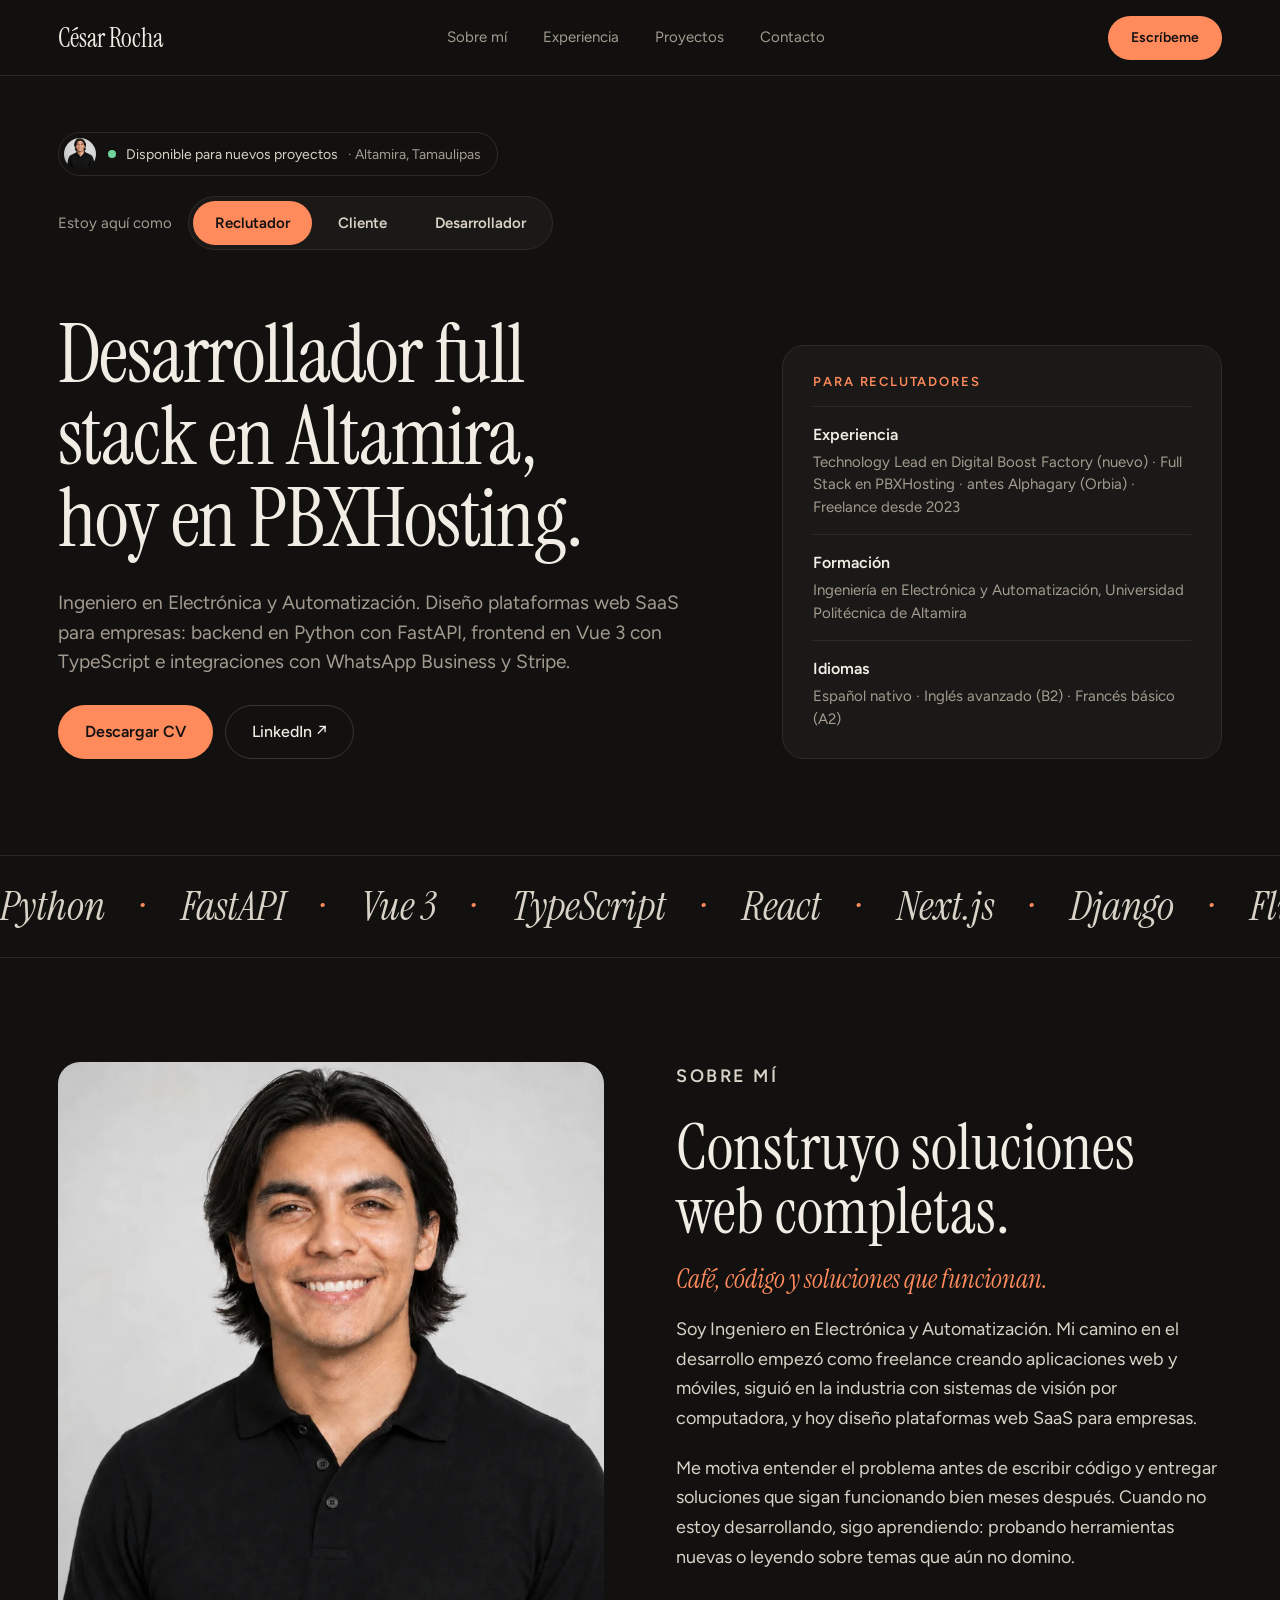
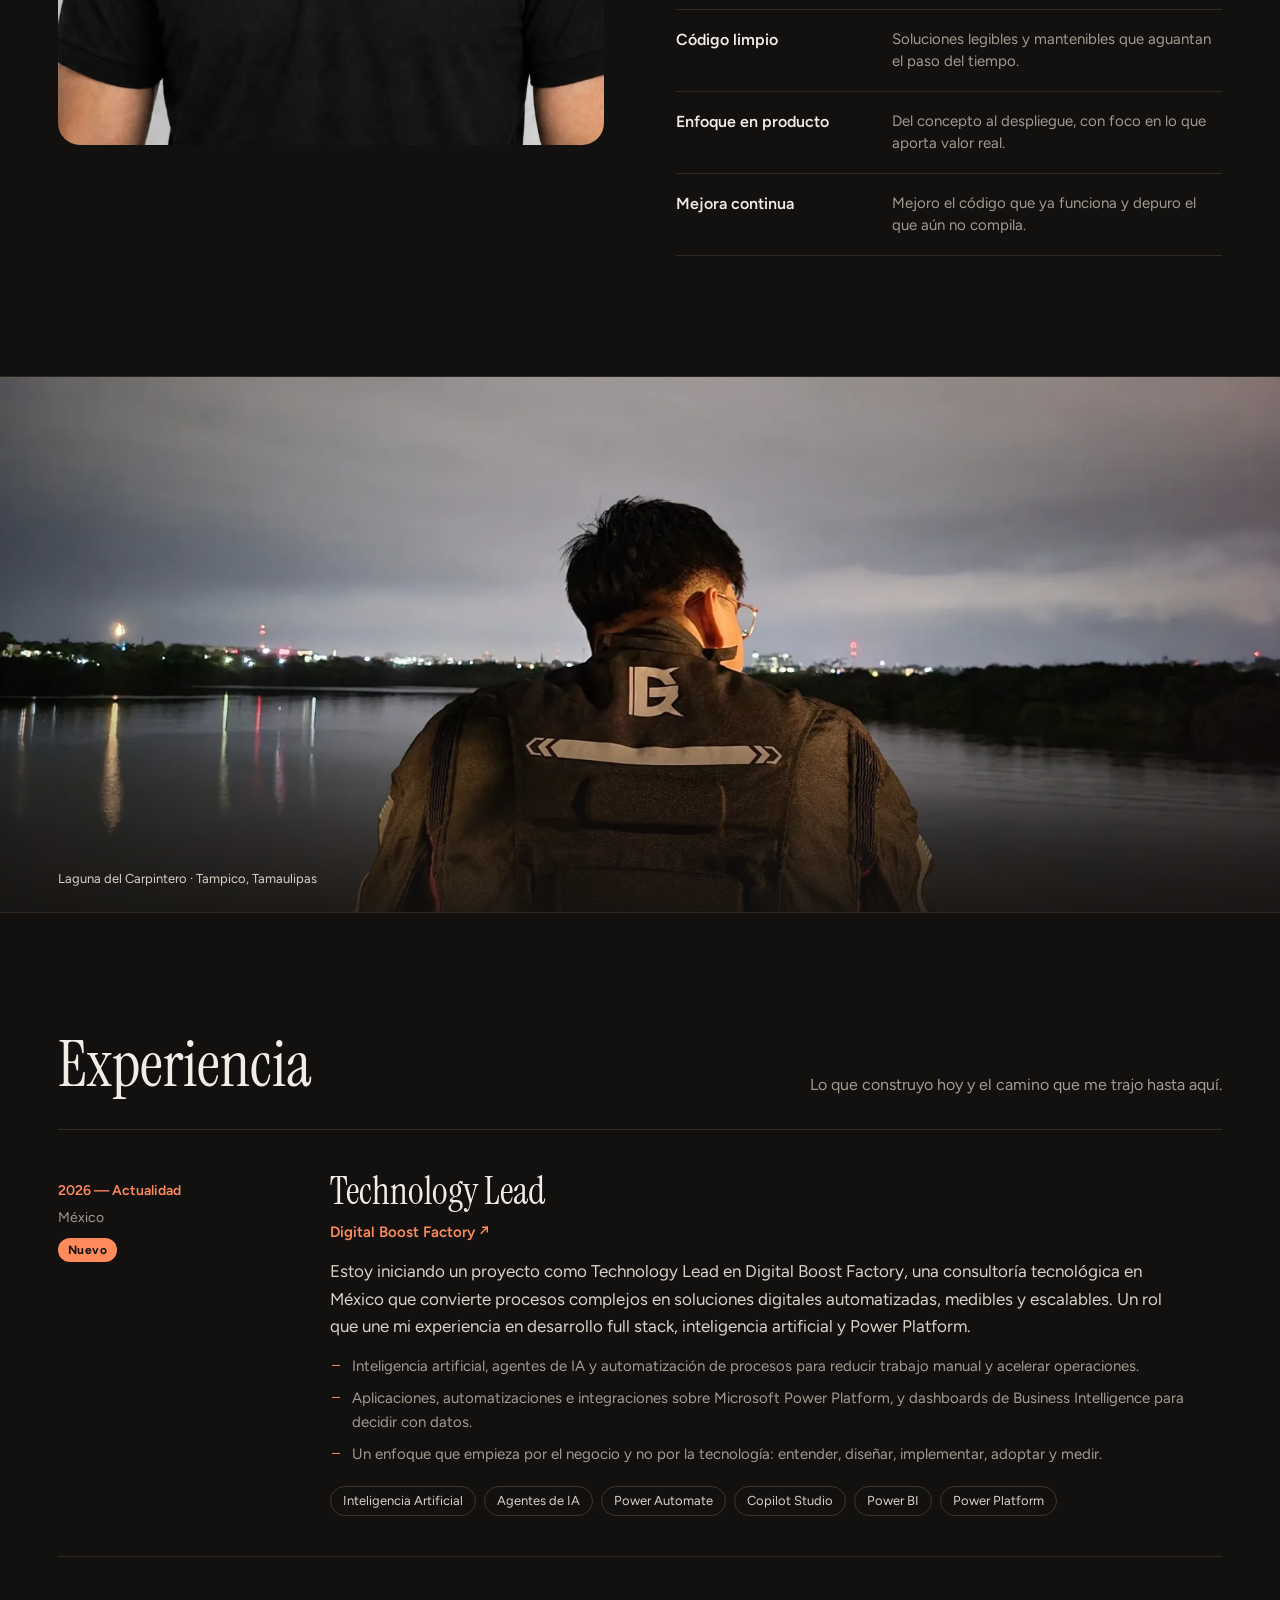
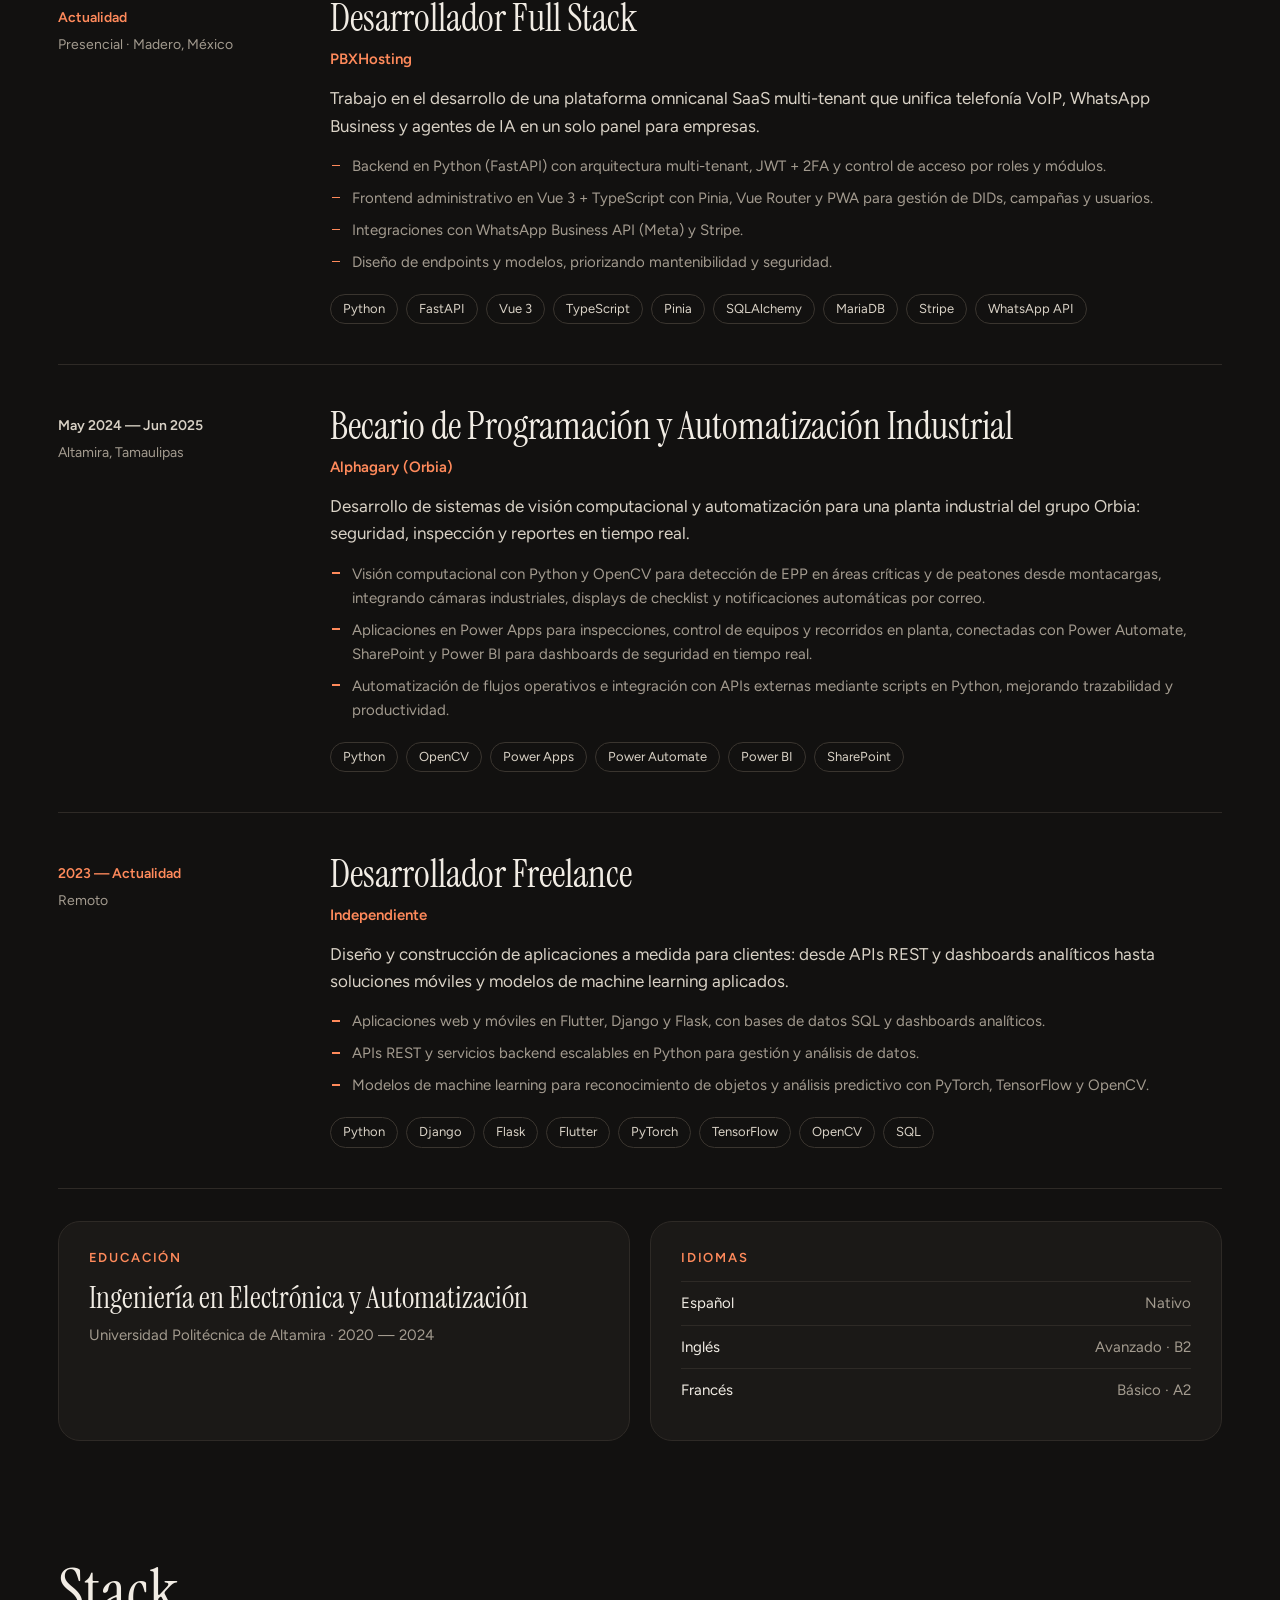
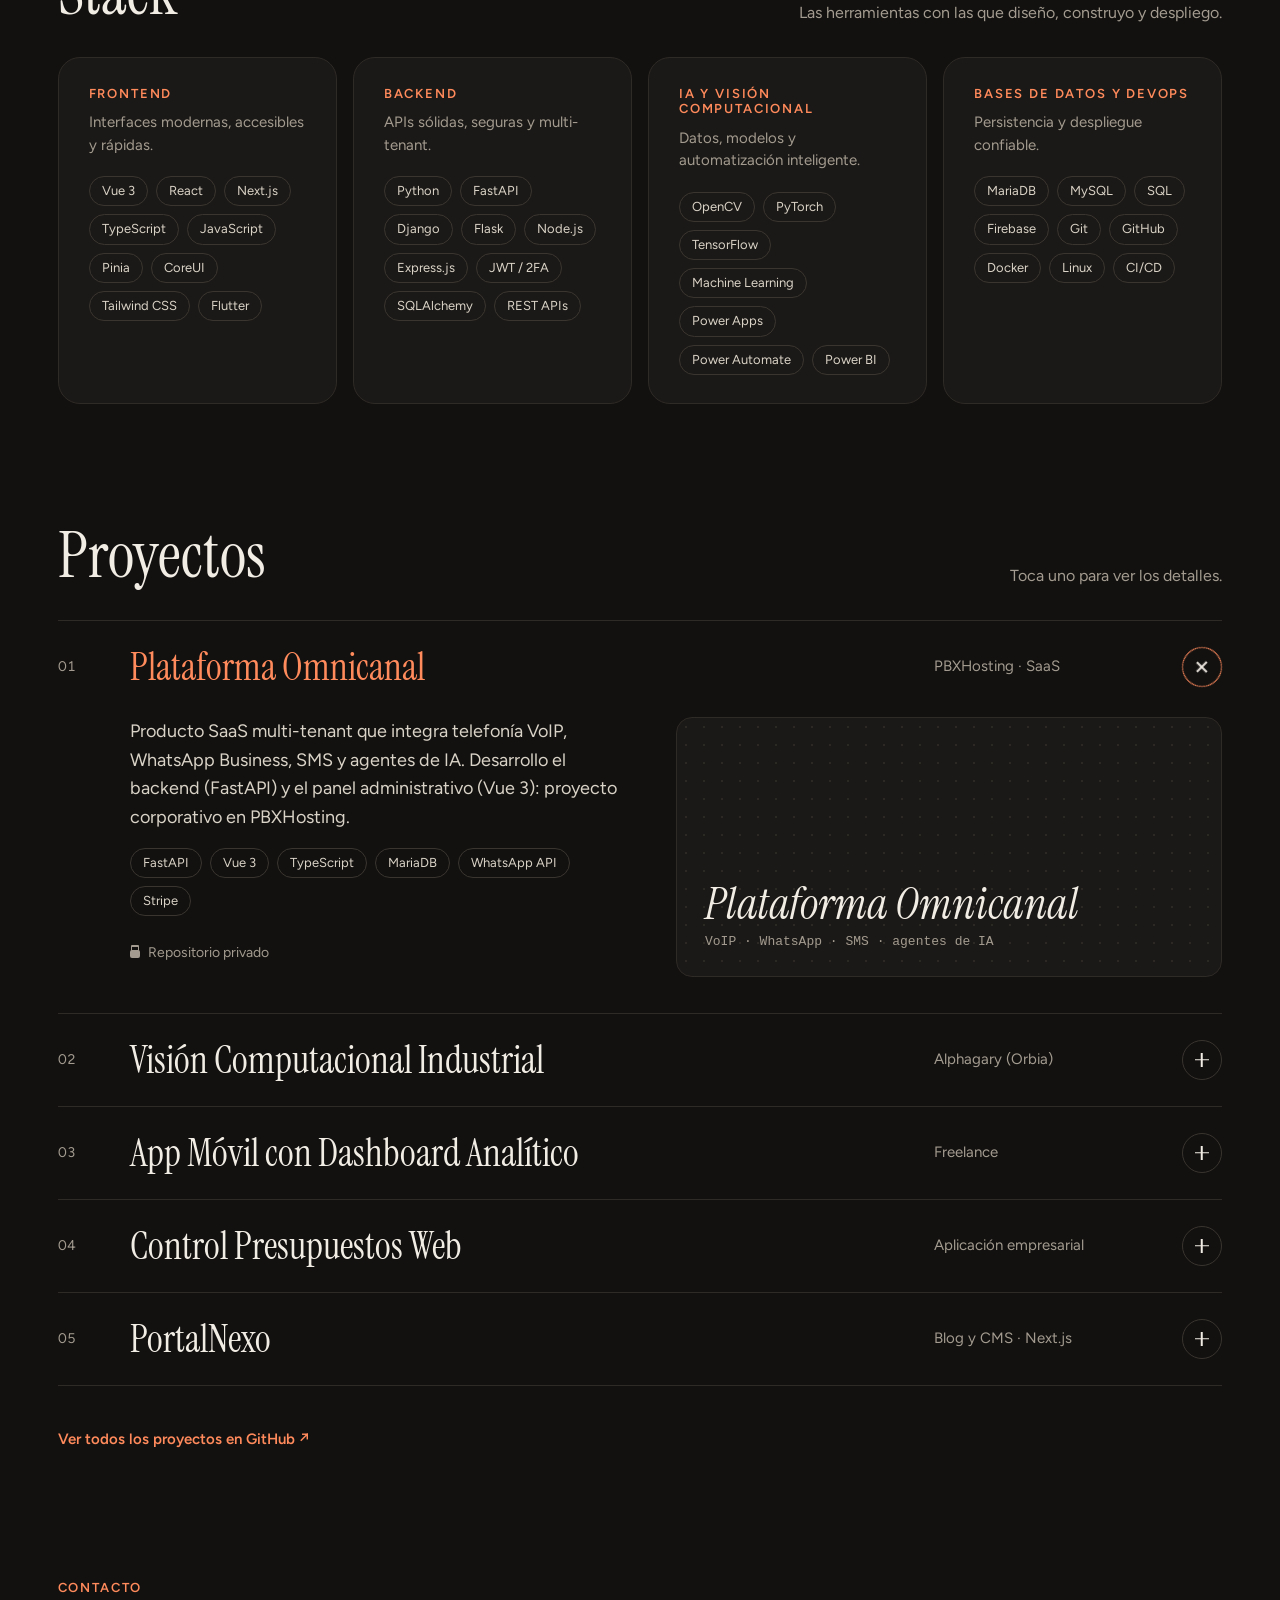
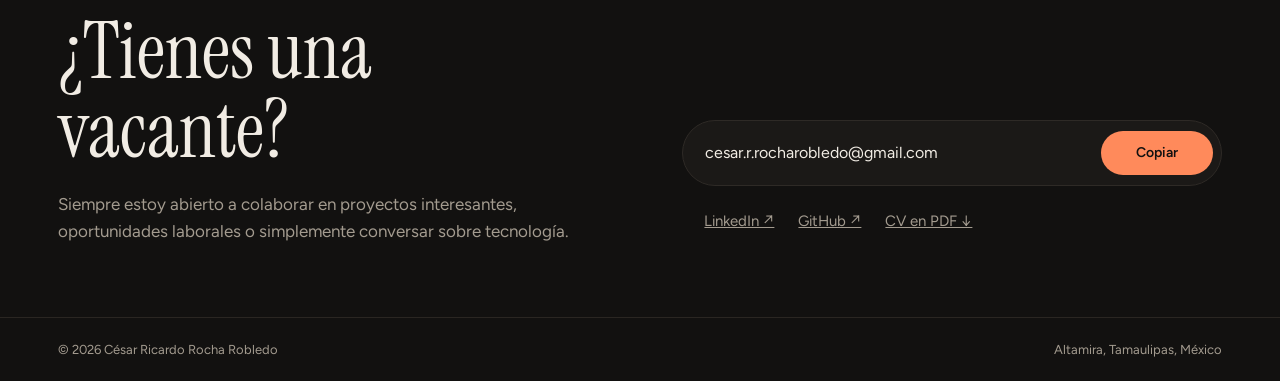
<file: public/index.html>
<!doctype html>
<html lang="es">
  <head>
    <meta charset="utf-8" />
    <meta name="viewport" content="width=device-width, initial-scale=1" />
    <title>César Rocha · Desarrollador Full Stack</title>
    <meta
      name="description"
      content="César Rocha, desarrollador full stack en Altamira, Tamaulipas. Plataformas web SaaS, APIs en Python, frontend en Vue y React, y visión por computadora."
    />
    <meta name="theme-color" content="#121110" />
    <meta name="color-scheme" content="dark" />
    <link rel="canonical" href="https://cesar-rocha.vercel.app/" />
    <meta property="og:type" content="website" />
    <meta property="og:locale" content="es_MX" />
    <meta property="og:site_name" content="César Rocha" />
    <meta property="og:url" content="https://cesar-rocha.vercel.app/" />
    <meta property="og:title" content="César Rocha · Desarrollador Full Stack" />
    <meta
      property="og:description"
      content="Plataformas web SaaS, APIs en Python y frontend en Vue y React. Altamira, Tamaulipas, México."
    />
    <meta property="og:image" content="https://cesar-rocha.vercel.app/img/og.jpg" />
    <meta property="og:image:type" content="image/jpeg" />
    <meta property="og:image:width" content="1200" />
    <meta property="og:image:height" content="630" />
    <meta property="og:image:alt" content="César Rocha, desarrollador full stack en Altamira, Tamaulipas" />
    <meta name="twitter:card" content="summary_large_image" />
    <meta name="twitter:title" content="César Rocha · Desarrollador Full Stack" />
    <meta
      name="twitter:description"
      content="Plataformas web SaaS, APIs en Python y frontend en Vue y React. Altamira, Tamaulipas, México."
    />
    <meta name="twitter:image" content="https://cesar-rocha.vercel.app/img/og.jpg" />
    <link rel="icon" href="favicon.svg" type="image/svg+xml" />
    <link rel="preconnect" href="https://fonts.googleapis.com" />
    <link rel="preconnect" href="https://fonts.gstatic.com" crossorigin />
    <link
      href="https://fonts.googleapis.com/css2?family=Figtree:wght@400;500;600;700&family=Instrument+Serif:ital@0;1&display=swap"
      rel="stylesheet"
    />
    <link rel="stylesheet" href="styles.css" />
    <script src="script.js" defer></script>
  </head>
  <body>
    <a class="saltar" href="#contenido">Saltar al contenido</a>

    <header class="barra">
      <a class="marca" href="#inicio">César Rocha</a>
      <nav class="barra-nav" aria-label="Secciones">
        <a href="#sobre-mi">Sobre mí</a>
        <a href="#experiencia">Experiencia</a>
        <a href="#proyectos">Proyectos</a>
        <a href="#contacto">Contacto</a>
      </nav>
      <a class="boton boton-primario boton-chico" href="#contacto">Escríbeme</a>
    </header>

    <main id="contenido">
      <section class="inicio lado" id="inicio">
        <div class="inicio-arriba">
          <p class="estado">
            <img class="estado-foto" src="img/retrato.webp" alt="" width="32" height="32" />
            <span class="estado-punto" aria-hidden="true"></span>
            Disponible para nuevos proyectos
            <span class="estado-lugar">· Altamira, Tamaulipas</span>
          </p>
          <div class="selector">
            <span id="selector-etiqueta">Estoy aquí como</span>
            <div class="segmentos" role="group" aria-labelledby="selector-etiqueta">
              <button type="button" data-audiencia="reclutador" aria-pressed="true">Reclutador</button>
              <button type="button" data-audiencia="cliente" aria-pressed="false">Cliente</button>
              <button type="button" data-audiencia="dev" aria-pressed="false">Desarrollador</button>
            </div>
          </div>
        </div>

        <div class="inicio-cuerpo" aria-live="polite">
          <div class="inicio-texto">
            <h1 data-campo="titulo">Desarrollador full stack en Altamira, hoy en PBXHosting.</h1>
            <p class="entrada" data-campo="lead">
              Ingeniero en Electrónica y Automatización. Diseño plataformas web SaaS para empresas:
              backend en Python con FastAPI, frontend en Vue 3 con TypeScript e integraciones con
              WhatsApp Business y Stripe.
            </p>
            <div class="acciones">
              <a class="boton boton-primario" data-campo="cta1" href="cv.pdf" download="CV - César Ricardo Rocha Robledo.pdf">Descargar CV</a>
              <a
                class="boton boton-secundario"
                data-campo="cta2"
                href="https://www.linkedin.com/in/cesar-ricardo-rocha-robledo-bb0331345"
                >LinkedIn ↗</a
              >
            </div>
          </div>

          <aside class="panel" aria-labelledby="panel-titulo">
            <h2 class="panel-titulo" id="panel-titulo" data-campo="panel">Para reclutadores</h2>
            <dl class="panel-lista" data-campo="items">
              <div>
                <dt>Experiencia</dt>
                <dd>Technology Lead en Digital Boost Factory (nuevo) · Full Stack en PBXHosting · antes Alphagary (Orbia) · Freelance desde 2023</dd>
              </div>
              <div>
                <dt>Formación</dt>
                <dd>Ingeniería en Electrónica y Automatización, Universidad Politécnica de Altamira</dd>
              </div>
              <div>
                <dt>Idiomas</dt>
                <dd>Español nativo · Inglés avanzado (B2) · Francés básico (A2)</dd>
              </div>
            </dl>
          </aside>
        </div>
      </section>

      <section class="marquesina" aria-label="Herramientas">
        <p class="sr-only">
          Python, FastAPI, Vue 3, TypeScript, React, Next.js, Django, Flutter, OpenCV, PyTorch,
          MariaDB, Firebase y Docker.
        </p>
        <div class="marquesina-pista" aria-hidden="true">
          <div class="marquesina-grupo">
            <span>Python</span><span class="punto">·</span><span>FastAPI</span><span class="punto">·</span
            ><span>Vue 3</span><span class="punto">·</span><span>TypeScript</span
            ><span class="punto">·</span><span>React</span><span class="punto">·</span
            ><span>Next.js</span><span class="punto">·</span><span>Django</span
            ><span class="punto">·</span><span>Flutter</span><span class="punto">·</span
            ><span>OpenCV</span><span class="punto">·</span><span>PyTorch</span
            ><span class="punto">·</span><span>MariaDB</span><span class="punto">·</span
            ><span>Firebase</span><span class="punto">·</span><span>Docker</span
            ><span class="punto">·</span>
          </div>
          <div class="marquesina-grupo">
            <span>Python</span><span class="punto">·</span><span>FastAPI</span><span class="punto">·</span
            ><span>Vue 3</span><span class="punto">·</span><span>TypeScript</span
            ><span class="punto">·</span><span>React</span><span class="punto">·</span
            ><span>Next.js</span><span class="punto">·</span><span>Django</span
            ><span class="punto">·</span><span>Flutter</span><span class="punto">·</span
            ><span>OpenCV</span><span class="punto">·</span><span>PyTorch</span
            ><span class="punto">·</span><span>MariaDB</span><span class="punto">·</span
            ><span>Firebase</span><span class="punto">·</span><span>Docker</span
            ><span class="punto">·</span>
          </div>
        </div>
      </section>

      <section class="sobre lado" id="sobre-mi" aria-labelledby="sobre-titulo">
        <figure class="foto">
          <img
            src="img/retrato.webp"
            alt="Retrato de César Rocha sonriendo, con camisa polo negra"
            width="1000"
            height="1000"
            loading="lazy"
          />
        </figure>

        <div class="sobre-texto">
          <p class="etiqueta">Sobre mí</p>
          <h2 id="sobre-titulo">Construyo soluciones web completas.</h2>
          <p class="sobre-lema">Café, código y soluciones que funcionan.</p>
          <p>
            Soy Ingeniero en Electrónica y Automatización. Mi camino en el desarrollo empezó como
            freelance creando aplicaciones web y móviles, siguió en la industria con sistemas de
            visión por computadora, y hoy diseño plataformas web SaaS para empresas.
          </p>
          <p>
            Me motiva entender el problema antes de escribir código y entregar soluciones que sigan
            funcionando bien meses después. Cuando no estoy desarrollando, sigo aprendiendo:
            probando herramientas nuevas o leyendo sobre temas que aún no domino.
          </p>

          <ul class="principios">
            <li>
              <h3>Código limpio</h3>
              <p>Soluciones legibles y mantenibles que aguantan el paso del tiempo.</p>
            </li>
            <li>
              <h3>Enfoque en producto</h3>
              <p>Del concepto al despliegue, con foco en lo que aporta valor real.</p>
            </li>
            <li>
              <h3>Mejora continua</h3>
              <p>Mejoro el código que ya funciona y depuro el que aún no compila.</p>
            </li>
          </ul>
        </div>
      </section>

      <figure class="panorama">
        <img
          src="img/laguna.webp"
          alt="César Rocha, de espaldas, mirando la Laguna del Carpintero de noche"
          width="1800"
          height="1350"
          loading="lazy"
        />
        <figcaption class="lado">Laguna del Carpintero · Tampico, Tamaulipas</figcaption>
      </figure>

      <section class="experiencia lado" id="experiencia" aria-labelledby="experiencia-titulo">
        <div class="seccion-cabecera">
          <h2 id="experiencia-titulo">Experiencia</h2>
          <p>Lo que construyo hoy y el camino que me trajo hasta aquí.</p>
        </div>

        <div class="puestos">
          <article class="puesto">
            <div class="puesto-cuando">
              <span class="puesto-fecha puesto-actual">2026 — Actualidad</span>
              <span>México</span>
              <span class="puesto-nuevo">Nuevo</span>
            </div>
            <div class="puesto-cuerpo">
              <h3>Technology Lead</h3>
              <p class="puesto-empresa">
                <a href="https://digitalbf.tech">Digital Boost Factory ↗</a>
              </p>
              <p>
                Estoy iniciando un proyecto como Technology Lead en Digital Boost Factory, una
                consultoría tecnológica en México que convierte procesos complejos en soluciones
                digitales automatizadas, medibles y escalables. Un rol que une mi experiencia en
                desarrollo full stack, inteligencia artificial y Power Platform.
              </p>
              <ul class="puesto-logros">
                <li>Inteligencia artificial, agentes de IA y automatización de procesos para reducir trabajo manual y acelerar operaciones.</li>
                <li>Aplicaciones, automatizaciones e integraciones sobre Microsoft Power Platform, y dashboards de Business Intelligence para decidir con datos.</li>
                <li>Un enfoque que empieza por el negocio y no por la tecnología: entender, diseñar, implementar, adoptar y medir.</li>
              </ul>
              <ul class="etiquetas" aria-label="Tecnologías">
                <li>Inteligencia Artificial</li><li>Agentes de IA</li><li>Power Automate</li><li>Copilot Studio</li><li>Power BI</li><li>Power Platform</li>
              </ul>
            </div>
          </article>

          <article class="puesto">
            <div class="puesto-cuando">
              <span class="puesto-fecha puesto-actual">Actualidad</span>
              <span>Presencial · Madero, México</span>
            </div>
            <div class="puesto-cuerpo">
              <h3>Desarrollador Full Stack</h3>
              <p class="puesto-empresa">PBXHosting</p>
              <p>
                Trabajo en el desarrollo de una plataforma omnicanal SaaS multi-tenant que unifica
                telefonía VoIP, WhatsApp Business y agentes de IA en un solo panel para empresas.
              </p>
              <ul class="puesto-logros">
                <li>Backend en Python (FastAPI) con arquitectura multi-tenant, JWT + 2FA y control de acceso por roles y módulos.</li>
                <li>Frontend administrativo en Vue 3 + TypeScript con Pinia, Vue Router y PWA para gestión de DIDs, campañas y usuarios.</li>
                <li>Integraciones con WhatsApp Business API (Meta) y Stripe.</li>
                <li>Diseño de endpoints y modelos, priorizando mantenibilidad y seguridad.</li>
              </ul>
              <ul class="etiquetas" aria-label="Tecnologías">
                <li>Python</li><li>FastAPI</li><li>Vue 3</li><li>TypeScript</li><li>Pinia</li><li>SQLAlchemy</li><li>MariaDB</li><li>Stripe</li><li>WhatsApp API</li>
              </ul>
            </div>
          </article>

          <article class="puesto">
            <div class="puesto-cuando">
              <span class="puesto-fecha">May 2024 — Jun 2025</span>
              <span>Altamira, Tamaulipas</span>
            </div>
            <div class="puesto-cuerpo">
              <h3>Becario de Programación y Automatización Industrial</h3>
              <p class="puesto-empresa">Alphagary (Orbia)</p>
              <p>
                Desarrollo de sistemas de visión computacional y automatización para una planta
                industrial del grupo Orbia: seguridad, inspección y reportes en tiempo real.
              </p>
              <ul class="puesto-logros">
                <li>Visión computacional con Python y OpenCV para detección de EPP en áreas críticas y de peatones desde montacargas, integrando cámaras industriales, displays de checklist y notificaciones automáticas por correo.</li>
                <li>Aplicaciones en Power Apps para inspecciones, control de equipos y recorridos en planta, conectadas con Power Automate, SharePoint y Power BI para dashboards de seguridad en tiempo real.</li>
                <li>Automatización de flujos operativos e integración con APIs externas mediante scripts en Python, mejorando trazabilidad y productividad.</li>
              </ul>
              <ul class="etiquetas" aria-label="Tecnologías">
                <li>Python</li><li>OpenCV</li><li>Power Apps</li><li>Power Automate</li><li>Power BI</li><li>SharePoint</li>
              </ul>
            </div>
          </article>

          <article class="puesto">
            <div class="puesto-cuando">
              <span class="puesto-fecha puesto-actual">2023 — Actualidad</span>
              <span>Remoto</span>
            </div>
            <div class="puesto-cuerpo">
              <h3>Desarrollador Freelance</h3>
              <p class="puesto-empresa">Independiente</p>
              <p>
                Diseño y construcción de aplicaciones a medida para clientes: desde APIs REST y
                dashboards analíticos hasta soluciones móviles y modelos de machine learning
                aplicados.
              </p>
              <ul class="puesto-logros">
                <li>Aplicaciones web y móviles en Flutter, Django y Flask, con bases de datos SQL y dashboards analíticos.</li>
                <li>APIs REST y servicios backend escalables en Python para gestión y análisis de datos.</li>
                <li>Modelos de machine learning para reconocimiento de objetos y análisis predictivo con PyTorch, TensorFlow y OpenCV.</li>
              </ul>
              <ul class="etiquetas" aria-label="Tecnologías">
                <li>Python</li><li>Django</li><li>Flask</li><li>Flutter</li><li>PyTorch</li><li>TensorFlow</li><li>OpenCV</li><li>SQL</li>
              </ul>
            </div>
          </article>
        </div>

        <div class="formacion">
          <div class="tarjeta">
            <h3 class="tarjeta-titulo">Educación</h3>
            <p class="tarjeta-principal">Ingeniería en Electrónica y Automatización</p>
            <p>Universidad Politécnica de Altamira · 2020 — 2024</p>
          </div>
          <div class="tarjeta">
            <h3 class="tarjeta-titulo">Idiomas</h3>
            <dl class="idiomas">
              <div><dt>Español</dt><dd>Nativo</dd></div>
              <div><dt>Inglés</dt><dd>Avanzado · B2</dd></div>
              <div><dt>Francés</dt><dd>Básico · A2</dd></div>
            </dl>
          </div>
        </div>
      </section>

      <section class="stack lado" id="stack" aria-labelledby="stack-titulo">
        <div class="seccion-cabecera">
          <h2 id="stack-titulo">Stack</h2>
          <p>Las herramientas con las que diseño, construyo y despliego.</p>
        </div>
        <div class="stack-grupos">
          <div class="tarjeta">
            <h3 class="tarjeta-titulo">Frontend</h3>
            <p>Interfaces modernas, accesibles y rápidas.</p>
            <ul class="etiquetas">
              <li>Vue 3</li><li>React</li><li>Next.js</li><li>TypeScript</li><li>JavaScript</li><li>Pinia</li><li>CoreUI</li><li>Tailwind CSS</li><li>Flutter</li>
            </ul>
          </div>
          <div class="tarjeta">
            <h3 class="tarjeta-titulo">Backend</h3>
            <p>APIs sólidas, seguras y multi-tenant.</p>
            <ul class="etiquetas">
              <li>Python</li><li>FastAPI</li><li>Django</li><li>Flask</li><li>Node.js</li><li>Express.js</li><li>JWT / 2FA</li><li>SQLAlchemy</li><li>REST APIs</li>
            </ul>
          </div>
          <div class="tarjeta">
            <h3 class="tarjeta-titulo">IA y visión computacional</h3>
            <p>Datos, modelos y automatización inteligente.</p>
            <ul class="etiquetas">
              <li>OpenCV</li><li>PyTorch</li><li>TensorFlow</li><li>Machine Learning</li><li>Power Apps</li><li>Power Automate</li><li>Power BI</li>
            </ul>
          </div>
          <div class="tarjeta">
            <h3 class="tarjeta-titulo">Bases de datos y DevOps</h3>
            <p>Persistencia y despliegue confiable.</p>
            <ul class="etiquetas">
              <li>MariaDB</li><li>MySQL</li><li>SQL</li><li>Firebase</li><li>Git</li><li>GitHub</li><li>Docker</li><li>Linux</li><li>CI/CD</li>
            </ul>
          </div>
        </div>
      </section>

      <section class="proyectos lado" id="proyectos" aria-labelledby="proyectos-titulo">
        <div class="seccion-cabecera">
          <h2 id="proyectos-titulo">Proyectos</h2>
          <p>Toca uno para ver los detalles.</p>
        </div>

        <div class="acordeon">
          <details class="proyecto" name="proyectos" open>
            <summary>
              <span class="proyecto-num">01</span>
              <span class="proyecto-nombre">Plataforma Omnicanal</span>
              <span class="proyecto-tipo">PBXHosting · SaaS</span>
              <span class="proyecto-icono" aria-hidden="true"></span>
            </summary>
            <div class="proyecto-cuerpo">
              <div class="proyecto-texto">
                <p>
                  Producto SaaS multi-tenant que integra telefonía VoIP, WhatsApp Business, SMS y
                  agentes de IA. Desarrollo el backend (FastAPI) y el panel administrativo (Vue 3):
                  proyecto corporativo en PBXHosting.
                </p>
                <ul class="etiquetas" aria-label="Tecnologías">
                  <li>FastAPI</li><li>Vue 3</li><li>TypeScript</li><li>MariaDB</li><li>WhatsApp API</li><li>Stripe</li>
                </ul>
                <span class="privado">Repositorio privado</span>
              </div>
              <div class="proyecto-vista">
                <span class="vista-nombre">Plataforma Omnicanal</span>
                <span class="vista-ruta">VoIP · WhatsApp · SMS · agentes de IA</span>
              </div>
            </div>
          </details>

          <details class="proyecto" name="proyectos">
            <summary>
              <span class="proyecto-num">02</span>
              <span class="proyecto-nombre">Visión Computacional Industrial</span>
              <span class="proyecto-tipo">Alphagary (Orbia)</span>
              <span class="proyecto-icono" aria-hidden="true"></span>
            </summary>
            <div class="proyecto-cuerpo">
              <div class="proyecto-texto">
                <p>
                  Sistema de detección de EPP y peatones en planta con Python y OpenCV. Cámaras
                  industriales, alertas automáticas y dashboards de seguridad en tiempo real,
                  desplegados en Alphagary (Orbia).
                </p>
                <ul class="etiquetas" aria-label="Tecnologías">
                  <li>Python</li><li>OpenCV</li><li>Power BI</li><li>SharePoint</li>
                </ul>
                <span class="privado">Repositorio privado</span>
              </div>
              <div class="proyecto-vista">
                <span class="vista-nombre">Visión Computacional</span>
                <span class="vista-ruta">Detección de EPP y peatones · tiempo real</span>
              </div>
            </div>
          </details>

          <details class="proyecto" name="proyectos">
            <summary>
              <span class="proyecto-num">03</span>
              <span class="proyecto-nombre">App Móvil con Dashboard Analítico</span>
              <span class="proyecto-tipo">Freelance</span>
              <span class="proyecto-icono" aria-hidden="true"></span>
            </summary>
            <div class="proyecto-cuerpo">
              <div class="proyecto-texto">
                <p>
                  Aplicación móvil multiplataforma desarrollada como freelance. Backend en Python
                  (Django/Flask) con base de datos SQL, API REST y un dashboard web para
                  visualización de métricas y reportes en tiempo real.
                </p>
                <ul class="etiquetas" aria-label="Tecnologías">
                  <li>Flutter</li><li>Django</li><li>Python</li><li>SQL</li><li>REST API</li>
                </ul>
                <span class="privado">Repositorio privado</span>
              </div>
              <div class="proyecto-vista">
                <span class="vista-nombre">App Móvil</span>
                <span class="vista-ruta">Flutter · API REST · dashboard web</span>
              </div>
            </div>
          </details>

          <details class="proyecto" name="proyectos">
            <summary>
              <span class="proyecto-num">04</span>
              <span class="proyecto-nombre">Control Presupuestos Web</span>
              <span class="proyecto-tipo">Aplicación empresarial</span>
              <span class="proyecto-icono" aria-hidden="true"></span>
            </summary>
            <div class="proyecto-cuerpo">
              <div class="proyecto-texto">
                <p>
                  Aplicación empresarial para gestión de requisiciones, compras, almacén, facturas y
                  catálogos. Sistema completo con autenticación, roles, panel presupuestal y reportes
                  operativos.
                </p>
                <ul class="etiquetas" aria-label="Tecnologías">
                  <li>Next.js 16</li><li>React 19</li><li>Firebase</li><li>Firestore</li><li>Cloud Functions</li><li>React Query</li><li>Tailwind</li>
                </ul>
                <span class="privado">Repositorio privado</span>
              </div>
              <div class="proyecto-vista">
                <span class="vista-nombre">Control Presupuestos</span>
                <span class="vista-ruta">Requisiciones · compras · almacén · facturas</span>
              </div>
            </div>
          </details>

          <details class="proyecto" name="proyectos">
            <summary>
              <span class="proyecto-num">05</span>
              <span class="proyecto-nombre">PortalNexo</span>
              <span class="proyecto-tipo">Blog y CMS · Next.js</span>
              <span class="proyecto-icono" aria-hidden="true"></span>
            </summary>
            <div class="proyecto-cuerpo">
              <div class="proyecto-texto">
                <p>
                  Plataforma de blog y CMS personal con Next.js 14 y Firebase. Incluye un lado
                  público con artículos, búsqueda, categorías, etiquetas y artículos guardados, y un
                  panel administrativo para gestionar contenido, autores, comentarios y suscriptores.
                  Optimizada para SEO con sitemap, RSS y OpenGraph.
                </p>
                <ul class="etiquetas" aria-label="Tecnologías">
                  <li>Next.js 14</li><li>TypeScript</li><li>Firebase</li><li>Firestore</li><li>Tailwind CSS</li>
                </ul>
                <a class="enlace-acento" href="https://github.com/cerirocha/portalnexo">Ver código ↗</a>
              </div>
              <div class="proyecto-vista">
                <span class="vista-nombre">PortalNexo</span>
                <span class="vista-ruta">github.com/cerirocha/portalnexo</span>
              </div>
            </div>
          </details>
        </div>

        <a class="enlace-acento enlace-github" href="https://github.com/cerirocha">Ver todos los proyectos en GitHub ↗</a>
      </section>

      <section class="contacto lado" id="contacto" aria-labelledby="contacto-titulo">
        <div>
          <p class="etiqueta">Contacto</p>
          <h2 id="contacto-titulo" data-campo="contacto">¿Tienes una vacante?</h2>
          <p class="contacto-nota">
            Siempre estoy abierto a colaborar en proyectos interesantes, oportunidades laborales o
            simplemente conversar sobre tecnología.
          </p>
        </div>
        <div class="contacto-acciones">
          <div class="correo">
            <a href="mailto:cesar.r.rocharobledo@gmail.com">cesar.r.rocharobledo@gmail.com</a>
            <button
              type="button"
              class="boton boton-primario boton-chico boton-copiar"
              data-copiar="cesar.r.rocharobledo@gmail.com"
              hidden
            >
              Copiar
            </button>
          </div>
          <p class="sr-only" role="status" data-aviso></p>
          <div class="redes">
            <a href="https://www.linkedin.com/in/cesar-ricardo-rocha-robledo-bb0331345">LinkedIn ↗</a>
            <a href="https://github.com/cerirocha">GitHub ↗</a>
            <a href="cv.pdf" download="CV - César Ricardo Rocha Robledo.pdf">CV en PDF ↓</a>
          </div>
        </div>
      </section>
    </main>

    <footer class="pie lado">
      <span>© <span data-anio>2026</span> César Ricardo Rocha Robledo</span>
      <span>Altamira, Tamaulipas, México</span>
    </footer>
  </body>
</html>
</file>
<file: public/styles.css>
:root {
  color-scheme: dark;
  --fondo: #121110;
  --superficie: #1b1917;
  --superficie-2: #24211e;
  --borde: #2e2a26;
  --borde-suave: #2a2622;
  --borde-fuerte: #3a352f;
  --texto: #f1ece4;
  --texto-2: #d9d2c6;
  --tenue: #a39b8f;
  --acento: #ff8a5b;
  --acento-claro: #ffa47f;
  --sobre-acento: #121110;
  --serif: "Instrument Serif", Georgia, serif;
  --sans: "Figtree", system-ui, -apple-system, "Segoe UI", sans-serif;
  --mono: ui-monospace, "SFMono-Regular", Menlo, Consolas, monospace;
  --margen: clamp(20px, 4.5vw, 64px);
  --ancho: 1312px;
  interpolate-size: allow-keywords;
}

*,
*::before,
*::after {
  box-sizing: border-box;
}

html {
  scroll-behavior: smooth;
  scroll-padding-top: 96px;
}

body {
  margin: 0;
  background: var(--fondo);
  color: var(--texto);
  font-family: var(--sans);
  font-size: 16px;
  line-height: 1.5;
  -webkit-font-smoothing: antialiased;
}

a {
  color: inherit;
}

a:hover {
  color: var(--acento);
}

:focus-visible {
  outline: 2px solid var(--acento);
  outline-offset: 3px;
  border-radius: 6px;
}

.sr-only {
  position: absolute;
  width: 1px;
  height: 1px;
  padding: 0;
  margin: -1px;
  overflow: hidden;
  clip: rect(0, 0, 0, 0);
  white-space: nowrap;
  border: 0;
}

.saltar {
  position: absolute;
  top: -80px;
  left: var(--margen);
  z-index: 20;
  padding: 12px 18px;
  border-radius: 999px;
  background: var(--acento);
  color: var(--sobre-acento);
  font-weight: 600;
  text-decoration: none;
}

.saltar:focus {
  top: 12px;
}

/* Ancho de contenido: centra el contenido a 1312px y deja margen lateral en pantallas chicas. */
.lado {
  padding-inline: max(var(--margen), calc((100% - var(--ancho)) / 2));
}

/* Botones */

.boton {
  display: inline-flex;
  align-items: center;
  justify-content: center;
  min-height: 54px;
  padding: 0 26px;
  border: 1px solid transparent;
  border-radius: 999px;
  font: 600 16px/1 var(--sans);
  text-decoration: none;
  cursor: pointer;
  transition:
    background-color 180ms ease,
    border-color 180ms ease,
    color 180ms ease;
}

.boton-primario {
  background: var(--acento);
  color: var(--sobre-acento);
}

.boton-primario:hover {
  background: var(--acento-claro);
  color: var(--sobre-acento);
}

.boton-secundario {
  border-color: var(--borde-fuerte);
  color: var(--texto);
  font-weight: 500;
}

.boton-secundario:hover {
  border-color: var(--acento);
  color: var(--texto);
}

.boton-chico {
  min-height: 44px;
  padding: 0 22px;
  font-size: 14px;
}

/* Barra superior */

.barra {
  position: sticky;
  top: 0;
  z-index: 10;
  height: 76px;
  padding-inline: var(--margen);
  display: flex;
  align-items: center;
  justify-content: space-between;
  gap: 24px;
  border-bottom: 1px solid var(--borde-suave);
  background: rgba(18, 17, 16, 0.86);
  backdrop-filter: blur(12px);
  -webkit-backdrop-filter: blur(12px);
}

.marca {
  font-family: var(--serif);
  font-size: 26px;
  line-height: 1;
  text-decoration: none;
  padding: 10px 0;
}

.barra-nav {
  display: flex;
  gap: 36px;
  font-size: 15px;
}

.barra-nav a {
  padding: 12px 0;
  color: var(--tenue);
  text-decoration: none;
}

.barra-nav a:hover {
  color: var(--texto);
}

/* Inicio */

.inicio {
  padding-block: 56px 96px;
  display: flex;
  flex-direction: column;
  gap: 64px;
}

.inicio-arriba {
  display: flex;
  flex-direction: column;
  align-items: flex-start;
  gap: 20px;
}

.estado {
  margin: 0;
  display: inline-flex;
  align-items: center;
  gap: 10px;
  padding: 5px 16px 5px 5px;
  border: 1px solid var(--borde);
  border-radius: 999px;
  font-size: 14px;
  color: var(--texto-2);
}

.estado-foto {
  width: 32px;
  height: 32px;
  border-radius: 50%;
  object-fit: cover;
  object-position: 50% 20%;
  margin-right: 2px;
}

.estado-punto {
  width: 8px;
  height: 8px;
  border-radius: 50%;
  background: #6fd49a;
  animation: pulso 2.4s ease-out infinite;
}

.estado-lugar {
  color: var(--tenue);
}

@keyframes pulso {
  0% {
    box-shadow: 0 0 0 0 rgba(111, 212, 154, 0.55);
  }
  70%,
  100% {
    box-shadow: 0 0 0 9px rgba(111, 212, 154, 0);
  }
}

.selector {
  display: flex;
  align-items: center;
  gap: 16px;
  flex-wrap: wrap;
  font-size: 15px;
  color: var(--tenue);
}

.segmentos {
  display: flex;
  gap: 4px;
  padding: 4px;
  border: 1px solid var(--borde);
  border-radius: 999px;
  background: var(--superficie);
}

.segmentos button {
  min-height: 44px;
  padding: 0 22px;
  border: 0;
  border-radius: 999px;
  background: transparent;
  color: var(--texto-2);
  font: 600 15px/1 var(--sans);
  cursor: pointer;
  transition:
    background-color 180ms ease,
    color 180ms ease;
}

.segmentos button:hover {
  background: var(--superficie-2);
  color: var(--texto);
}

.segmentos button[aria-pressed="true"] {
  background: var(--acento);
  color: var(--sobre-acento);
}

.inicio-cuerpo {
  display: grid;
  grid-template-columns: minmax(0, 1fr) 440px;
  gap: 72px;
  align-items: end;
  transition: opacity 180ms ease;
}

.inicio-cuerpo.cambiando {
  opacity: 0;
}

.inicio-texto {
  display: flex;
  flex-direction: column;
  gap: 28px;
}

h1 {
  margin: 0;
  font-family: var(--serif);
  font-weight: 400;
  font-size: clamp(48px, 6.4vw, 92px);
  line-height: 1;
  letter-spacing: -0.015em;
  text-wrap: balance;
}

.entrada {
  margin: 0;
  max-width: 640px;
  font-size: clamp(18px, 1.5vw, 20px);
  line-height: 1.55;
  color: var(--tenue);
}

.acciones {
  display: flex;
  flex-wrap: wrap;
  gap: 12px;
}

.panel {
  padding: 28px 30px 12px;
  border: 1px solid var(--borde);
  border-radius: 22px;
  background: var(--superficie);
}

.panel-titulo {
  margin: 0 0 16px;
  font: 600 13px/1.2 var(--sans);
  letter-spacing: 0.14em;
  text-transform: uppercase;
  color: var(--acento);
}

.panel-lista {
  margin: 0;
}

.panel-lista div {
  display: flex;
  flex-direction: column;
  gap: 4px;
  padding: 16px 0;
  border-top: 1px solid var(--borde);
}

.panel-lista dt {
  font-weight: 600;
}

.panel-lista dd {
  margin: 0;
  font-size: 15px;
  line-height: 1.5;
  color: var(--tenue);
}

/* Marquesina de herramientas */

.marquesina {
  overflow: hidden;
  padding: 26px 0;
  border-block: 1px solid var(--borde-suave);
}

.marquesina-pista {
  display: flex;
  width: max-content;
  font-family: var(--serif);
  font-style: italic;
  font-size: clamp(28px, 3.2vw, 44px);
  line-height: 1.2;
  color: var(--texto-2);
  white-space: nowrap;
  animation: desliza 40s linear infinite;
}

.marquesina:hover .marquesina-pista {
  animation-play-state: paused;
}

.marquesina-grupo {
  display: flex;
  align-items: center;
  gap: 36px;
  padding-right: 36px;
}

.punto {
  color: var(--acento);
}

@keyframes desliza {
  to {
    transform: translateX(-50%);
  }
}

/* Etiquetas de tecnologías (experiencia, stack y proyectos) */

.etiquetas {
  margin: 0;
  padding: 0;
  list-style: none;
  display: flex;
  flex-wrap: wrap;
  gap: 8px;
}

.etiquetas li {
  padding: 5px 12px;
  border: 1px solid var(--borde-fuerte);
  border-radius: 999px;
  font-size: 13px;
  line-height: 1.4;
  color: var(--texto-2);
}

.tarjeta {
  padding: 28px 30px;
  border: 1px solid var(--borde);
  border-radius: 22px;
  background: var(--superficie);
  display: flex;
  flex-direction: column;
  gap: 10px;
}

.tarjeta p {
  margin: 0;
  color: var(--tenue);
  font-size: 15px;
}

.tarjeta .etiquetas {
  margin-top: 10px;
}

.tarjeta-titulo {
  margin: 0;
  font: 600 13px/1.2 var(--sans);
  letter-spacing: 0.14em;
  text-transform: uppercase;
  color: var(--acento);
}

.tarjeta .tarjeta-principal {
  margin-top: 6px;
  font-family: var(--serif);
  font-size: 30px;
  line-height: 1.1;
  color: var(--texto);
}

/* Sobre mí */

.sobre {
  padding-block: 104px 0;
  display: grid;
  grid-template-columns: minmax(0, 1fr) minmax(0, 1fr);
  gap: 72px;
  align-items: start;
}

.foto {
  position: sticky;
  top: 108px;
  margin: 0;
}

.foto img {
  display: block;
  width: 100%;
  height: auto;
  aspect-ratio: 4 / 5;
  object-fit: cover;
  object-position: 50% 30%;
  border-radius: 22px;
}

/* Franja panorámica con la foto de la laguna */
.panorama {
  position: relative;
  margin: 120px 0 0;
  height: clamp(320px, 42vw, 560px);
  overflow: hidden;
  border-block: 1px solid var(--borde-suave);
}

.panorama img {
  display: block;
  width: 100%;
  height: 100%;
  object-fit: cover;
  object-position: 50% 58%;
}

.panorama::after {
  content: "";
  position: absolute;
  inset: 0;
  background: linear-gradient(to top, rgba(18, 17, 16, 0.85), rgba(18, 17, 16, 0) 45%);
  pointer-events: none;
}

.panorama figcaption {
  position: absolute;
  left: 0;
  right: 0;
  bottom: 24px;
  z-index: 1;
  font-size: 13px;
  color: var(--texto-2);
}

.sobre-texto {
  display: flex;
  flex-direction: column;
  gap: 20px;
}

.sobre-texto h2 {
  margin: 4px 0 0;
  font-family: var(--serif);
  font-weight: 400;
  font-size: clamp(44px, 5vw, 64px);
  line-height: 1;
  text-wrap: balance;
}

.sobre-texto > p {
  margin: 0;
  font-size: 18px;
  line-height: 1.65;
  color: var(--texto-2);
}

.sobre-texto .sobre-lema {
  font-family: var(--serif);
  font-style: italic;
  font-size: 26px;
  line-height: 1.2;
  color: var(--acento);
}

.principios {
  margin: 16px 0 0;
  padding: 0;
  list-style: none;
  border-top: 1px solid var(--borde);
}

.principios li {
  display: grid;
  grid-template-columns: 200px minmax(0, 1fr);
  gap: 16px;
  padding: 18px 0;
  border-bottom: 1px solid var(--borde);
}

.principios h3 {
  margin: 0;
  font-size: 16px;
  font-weight: 600;
}

.principios p {
  margin: 0;
  font-size: 15px;
  line-height: 1.5;
  color: var(--tenue);
}

/* Experiencia */

.experiencia {
  padding-block: 120px 0;
  display: flex;
  flex-direction: column;
  gap: 32px;
}

.puestos {
  border-bottom: 1px solid var(--borde);
}

.puesto {
  display: grid;
  grid-template-columns: 240px minmax(0, 1fr);
  gap: 32px;
  padding: 40px 0;
  border-top: 1px solid var(--borde);
}

.puesto-cuando {
  display: flex;
  flex-direction: column;
  gap: 6px;
  padding-top: 10px;
  font-size: 14px;
  color: var(--tenue);
}

.puesto-fecha {
  font-weight: 600;
  color: var(--texto-2);
}

.puesto-actual {
  color: var(--acento);
}

.puesto-nuevo {
  align-self: flex-start;
  margin-top: 4px;
  padding: 3px 10px;
  border-radius: 999px;
  background: var(--acento);
  color: var(--sobre-acento);
  font-size: 12px;
  font-weight: 700;
  letter-spacing: 0.04em;
}

.puesto-empresa a {
  color: inherit;
  text-decoration: none;
}

.puesto-empresa a:hover {
  text-decoration: underline;
  text-underline-offset: 4px;
}

.puesto-cuerpo {
  display: flex;
  flex-direction: column;
  gap: 14px;
  max-width: 860px;
}

.puesto-cuerpo h3 {
  margin: 0;
  font-family: var(--serif);
  font-weight: 400;
  font-size: clamp(30px, 3vw, 40px);
  line-height: 1.1;
}

.puesto-cuerpo > p {
  margin: 0;
  font-size: 17px;
  line-height: 1.6;
  color: var(--texto-2);
}

.puesto-cuerpo .puesto-empresa {
  margin-top: -6px;
  font-size: 15px;
  font-weight: 600;
  color: var(--acento);
}

.puesto-logros {
  margin: 0;
  padding: 0;
  list-style: none;
  display: flex;
  flex-direction: column;
  gap: 8px;
}

.puesto-logros li {
  position: relative;
  padding-left: 22px;
  font-size: 15px;
  line-height: 1.6;
  color: var(--tenue);
}

.puesto-logros li::before {
  content: "";
  position: absolute;
  left: 2px;
  top: 0.72em;
  width: 8px;
  height: 1.5px;
  background: var(--acento);
}

.puesto .etiquetas {
  margin-top: 6px;
}

.formacion {
  display: grid;
  grid-template-columns: minmax(0, 1fr) minmax(0, 1fr);
  gap: 20px;
}

.idiomas {
  margin: 6px 0 0;
}

.idiomas div {
  display: flex;
  justify-content: space-between;
  gap: 16px;
  padding: 10px 0;
  border-top: 1px solid var(--borde);
  font-size: 15px;
}

.idiomas dd {
  margin: 0;
  color: var(--tenue);
}

/* Stack */

.stack {
  padding-block: 120px 0;
  display: flex;
  flex-direction: column;
  gap: 32px;
}

.stack-grupos {
  display: grid;
  grid-template-columns: repeat(4, minmax(0, 1fr));
  gap: 16px;
}

/* Proyectos */

.proyectos {
  padding-block: 120px 0;
  display: flex;
  flex-direction: column;
  gap: 32px;
}

.seccion-cabecera {
  display: flex;
  justify-content: space-between;
  align-items: flex-end;
  flex-wrap: wrap;
  gap: 16px 24px;
}

.seccion-cabecera h2 {
  margin: 0;
  font-family: var(--serif);
  font-weight: 400;
  font-size: clamp(44px, 5vw, 64px);
  line-height: 1;
}

.seccion-cabecera p {
  margin: 0;
  color: var(--tenue);
}

.acordeon {
  border-bottom: 1px solid var(--borde);
}

.proyecto {
  border-top: 1px solid var(--borde);
}

.proyecto summary {
  display: grid;
  grid-template-columns: 72px minmax(0, 1fr) 240px 48px;
  align-items: center;
  min-height: 92px;
  padding: 16px 0;
  list-style: none;
  cursor: pointer;
}

.proyecto summary::-webkit-details-marker {
  display: none;
}

.proyecto summary:focus-visible {
  outline-offset: -2px;
}

.proyecto-num {
  font-size: 14px;
  color: var(--tenue);
  font-variant-numeric: tabular-nums;
}

.proyecto-nombre {
  font-family: var(--serif);
  font-size: clamp(30px, 3vw, 40px);
  line-height: 1.1;
  transition: color 180ms ease;
}

.proyecto summary:hover .proyecto-nombre,
.proyecto[open] .proyecto-nombre {
  color: var(--acento);
}

.proyecto-tipo {
  font-size: 15px;
  color: var(--tenue);
}

.proyecto-icono {
  position: relative;
  justify-self: end;
  width: 40px;
  height: 40px;
  border: 1px solid var(--borde-fuerte);
  border-radius: 50%;
  transition:
    transform 220ms ease,
    border-color 180ms ease;
}

.proyecto-icono::before,
.proyecto-icono::after {
  content: "";
  position: absolute;
  top: 50%;
  left: 50%;
  width: 14px;
  height: 1.5px;
  background: var(--texto);
  transform: translate(-50%, -50%);
}

.proyecto-icono::after {
  transform: translate(-50%, -50%) rotate(90deg);
}

.proyecto[open] .proyecto-icono {
  transform: rotate(45deg);
  border-color: var(--acento);
}

.proyecto-cuerpo {
  display: grid;
  grid-template-columns: 72px minmax(0, 1fr) minmax(0, 1fr);
  padding: 4px 0 36px;
}

.proyecto-texto {
  grid-column: 2;
  display: flex;
  flex-direction: column;
  align-items: flex-start;
  gap: 16px;
  padding-right: 48px;
}

.proyecto-texto p {
  margin: 0;
  font-size: 18px;
  line-height: 1.6;
  color: var(--texto-2);
}

.proyecto-texto .proyecto-meta {
  font-size: 14px;
  color: var(--tenue);
}

.enlace-acento {
  padding: 10px 0;
  font-size: 15px;
  font-weight: 600;
  color: var(--acento);
  text-decoration: none;
}

.enlace-acento:hover {
  text-decoration: underline;
  text-underline-offset: 4px;
}

.enlace-github {
  align-self: flex-start;
}

.privado {
  display: inline-flex;
  align-items: center;
  gap: 8px;
  padding: 10px 0;
  font-size: 14px;
  color: var(--tenue);
}

.privado::before {
  content: "";
  width: 10px;
  height: 8px;
  margin-top: 3px;
  border-radius: 2px;
  background: var(--tenue);
  box-shadow: 0 -5px 0 -2px var(--fondo), 0 -6px 0 -1px var(--tenue);
}

/* Vista del proyecto: muestra el nombre mientras no haya captura.
   Para usar una captura, pon un <img> dentro de .proyecto-vista (ver README). */
.proyecto-vista {
  grid-column: 3;
  position: relative;
  min-height: 260px;
  display: flex;
  flex-direction: column;
  justify-content: flex-end;
  gap: 6px;
  padding: 24px 28px;
  overflow: hidden;
  border: 1px solid var(--borde);
  border-radius: 16px;
  background:
    radial-gradient(circle, #2c2824 1px, transparent 1.5px) 0 0 / 18px 18px,
    var(--superficie);
}

.proyecto-vista img {
  position: absolute;
  inset: 0;
  width: 100%;
  height: 100%;
  object-fit: cover;
}

.vista-nombre {
  font-family: var(--serif);
  font-style: italic;
  font-size: 44px;
  line-height: 1;
}

.vista-ruta {
  font-family: var(--mono);
  font-size: 13px;
  color: var(--tenue);
}

@supports selector(::details-content) {
  .proyecto::details-content {
    block-size: 0;
    overflow: hidden;
    transition:
      block-size 320ms ease,
      content-visibility 320ms allow-discrete;
  }

  .proyecto[open]::details-content {
    block-size: auto;
  }
}

/* Contacto */

.contacto {
  padding-block: 120px 72px;
  display: grid;
  grid-template-columns: minmax(0, 1fr) 540px;
  gap: 48px 72px;
  align-items: end;
}

.etiqueta {
  margin: 0;
  font: 600 13px/1.2 var(--sans);
  letter-spacing: 0.14em;
  text-transform: uppercase;
  color: var(--acento);
}

.contacto h2 {
  margin: 16px 0 0;
  font-family: var(--serif);
  font-weight: 400;
  font-size: clamp(52px, 6.2vw, 88px);
  line-height: 1;
  transition: opacity 180ms ease;
}

.contacto h2.cambiando {
  opacity: 0;
}

.contacto-nota {
  margin: 20px 0 0;
  max-width: 560px;
  font-size: 17px;
  line-height: 1.6;
  color: var(--tenue);
}

.contacto-acciones {
  display: flex;
  flex-direction: column;
  gap: 12px;
}

.correo {
  display: flex;
  align-items: center;
  gap: 8px;
  padding: 8px 8px 8px 22px;
  border: 1px solid var(--borde);
  border-radius: 999px;
  background: var(--superficie);
}

.correo a {
  flex-grow: 1;
  min-width: 0;
  padding: 12px 0;
  font-size: 16px;
  text-decoration: none;
  overflow-wrap: anywhere;
}

.boton-copiar {
  flex-shrink: 0;
  min-width: 112px;
}

.redes {
  display: flex;
  gap: 24px;
  padding-left: 22px;
  font-size: 15px;
}

.redes a {
  padding: 12px 0;
  color: var(--tenue);
}

.redes a:hover {
  color: var(--acento);
}

/* Pie */

.pie {
  min-height: 64px;
  display: flex;
  align-items: center;
  justify-content: space-between;
  gap: 8px 24px;
  flex-wrap: wrap;
  border-top: 1px solid var(--borde-suave);
  font-size: 13px;
  color: var(--tenue);
}

/* Página 404 */

.error {
  min-height: calc(100vh - 76px - 64px);
  display: flex;
  flex-direction: column;
  justify-content: center;
  align-items: flex-start;
  gap: 24px;
  padding-block: 96px;
}

/* Pantallas medianas */

@media (max-width: 1040px) {
  .inicio-cuerpo,
  .contacto {
    grid-template-columns: minmax(0, 1fr);
  }

  .inicio-cuerpo {
    gap: 40px;
  }

  .panel {
    max-width: 560px;
  }

  .sobre {
    grid-template-columns: minmax(0, 1fr);
    gap: 48px;
  }

  .foto {
    position: static;
    max-width: 440px;
  }

  .stack-grupos {
    grid-template-columns: repeat(2, minmax(0, 1fr));
  }

  .puesto {
    grid-template-columns: 180px minmax(0, 1fr);
    gap: 24px;
  }
}

/* Teléfonos */

@media (max-width: 720px) {
  .barra-nav {
    display: none;
  }

  .inicio {
    padding-block: 40px 72px;
    gap: 40px;
  }

  .selector {
    flex-direction: column;
    align-items: stretch;
    gap: 10px;
  }

  .segmentos button {
    flex: 1;
    padding: 0 8px;
    font-size: 14px;
  }

  .estado {
    flex-wrap: wrap;
    border-radius: 22px;
  }

  .estado-lugar {
    display: none;
  }

  .sobre,
  .experiencia,
  .stack,
  .proyectos {
    padding-top: 80px;
  }

  .panorama {
    margin-top: 80px;
  }

  .principios li {
    grid-template-columns: minmax(0, 1fr);
    gap: 4px;
  }

  .puesto {
    grid-template-columns: minmax(0, 1fr);
    gap: 12px;
    padding: 32px 0;
  }

  .puesto-cuando {
    flex-direction: row;
    flex-wrap: wrap;
    gap: 4px 12px;
    padding-top: 0;
  }

  .formacion,
  .stack-grupos {
    grid-template-columns: minmax(0, 1fr);
  }

  .tarjeta {
    padding: 24px;
  }

  .proyecto summary {
    grid-template-columns: 36px minmax(0, 1fr) 40px;
    row-gap: 2px;
  }

  .proyecto-num {
    grid-row: 1 / span 2;
  }

  .proyecto-tipo {
    grid-column: 2;
    grid-row: 2;
    font-size: 14px;
  }

  .proyecto-icono {
    grid-column: 3;
    grid-row: 1 / span 2;
  }

  .proyecto-cuerpo {
    grid-template-columns: minmax(0, 1fr);
    gap: 20px;
    padding-bottom: 28px;
  }

  .proyecto-texto,
  .proyecto-vista {
    grid-column: 1;
  }

  .proyecto-texto {
    padding-right: 0;
  }

  .proyecto-vista {
    min-height: 200px;
  }

  .vista-nombre {
    font-size: 36px;
  }

  .contacto {
    padding-block: 88px 56px;
  }

  .correo {
    flex-wrap: wrap;
    padding: 12px 12px 12px 18px;
    border-radius: 22px;
  }

  .correo .boton-copiar {
    width: 100%;
  }

  .redes {
    padding-left: 18px;
  }

  .pie {
    padding-block: 20px;
  }
}

@media (prefers-reduced-motion: reduce) {
  html {
    scroll-behavior: auto;
  }

  .marquesina-pista {
    animation: none;
  }

  *,
  *::before,
  *::after {
    transition-duration: 0.01ms !important;
  }
}
</file>
